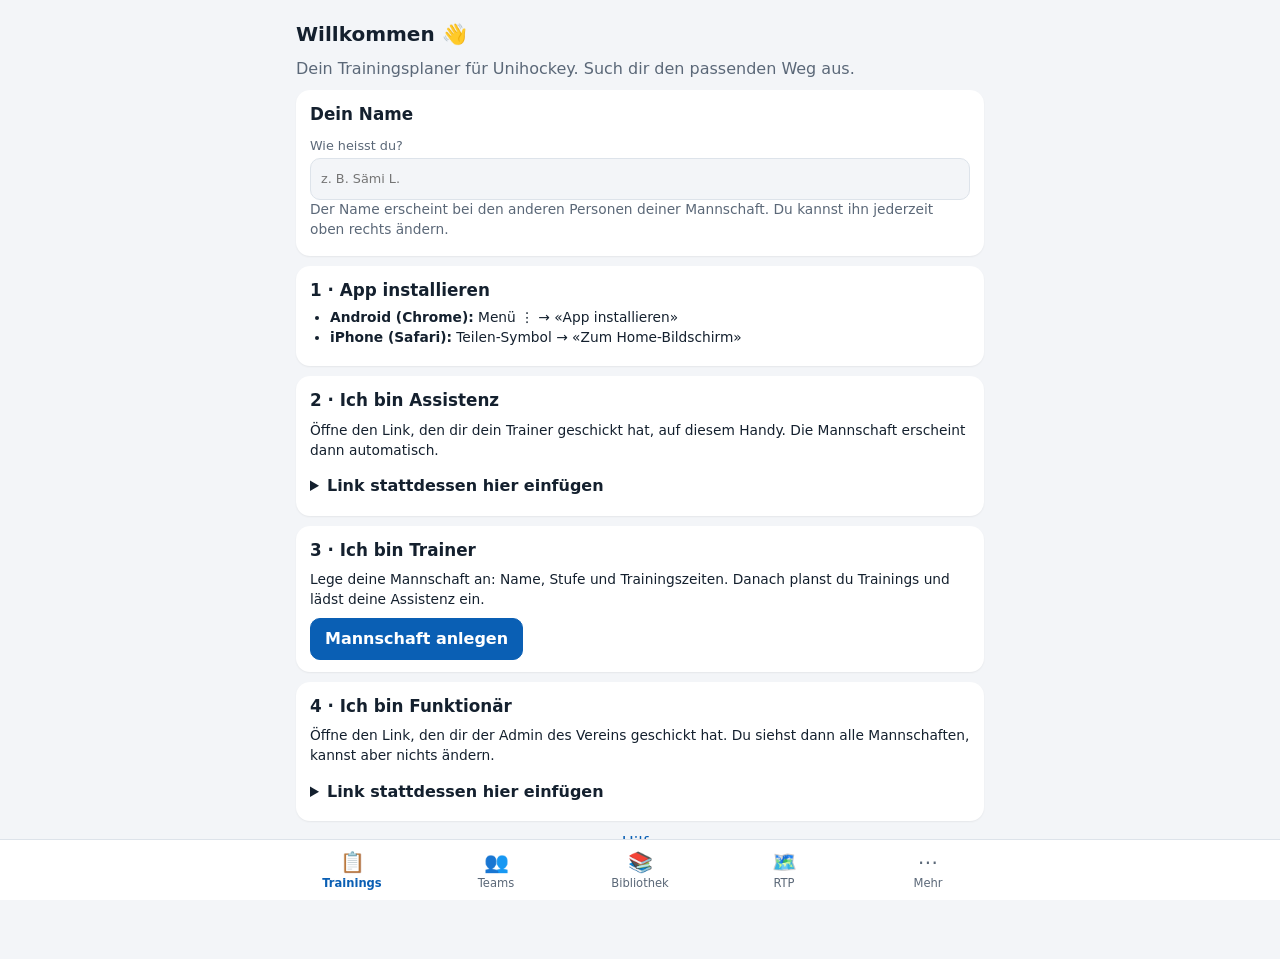
<file: index.html>
<!doctype html>
<html lang="de">
<head>
<meta charset="utf-8">
<meta name="viewport" content="width=device-width,initial-scale=1,viewport-fit=cover">
<!-- Browser-Schutz: nur eigene Skripte, Netzverbindungen nur zum eigenen Ursprung und zum Supabase-Projekt (localhost:5180 = Test-Server tools/sync-mock.js). Bei neuem Supabase-Projekt die Adresse hier anpassen. -->
<meta http-equiv="Content-Security-Policy" content="default-src 'self'; script-src 'self'; style-src 'self' 'unsafe-inline'; img-src 'self' data: blob:; font-src 'self'; connect-src 'self' https://pkalqhbueopztvznxukj.supabase.co http://localhost:5180 http://127.0.0.1:5180; worker-src 'self'; manifest-src 'self'; frame-src 'none'; object-src 'none'; base-uri 'none'; form-action 'none'">
<meta name="referrer" content="no-referrer">
<title>Unihockey Trainingsplaner</title>
<meta name="description" content="Trainings nach den Rahmentrainingsplänen planen – mit Goalie-Spur, Hallenmodus und Saisonplanung. Ohne Login, offline nutzbar.">
<meta name="theme-color" content="#0a5fb4">
<meta name="mobile-web-app-capable" content="yes">
<meta name="apple-mobile-web-app-capable" content="yes">
<meta name="apple-mobile-web-app-title" content="Trainingsplaner">
<link rel="preconnect" href="https://utp.swissunihockey.ch">
<link rel="dns-prefetch" href="https://utp.swissunihockey.ch">
<link rel="manifest" href="manifest.webmanifest">
<link rel="icon" href="icon-192.png">
<link rel="apple-touch-icon" href="icon-192.png">
<link rel="stylesheet" href="style.css">
</head>
<body>
<main id="app"></main>
<nav id="nav"></nav>
<div id="modal"></div>
<div id="toast"></div>
<script src="data-rtp.js"></script>
<script src="data-goalie.js"></script>
<script src="data-swissway.js"></script>
<script src="data-utp.js"></script>
<script src="qrcode.js"></script>
<script src="sync-config.js"></script>
<script src="help.js"></script>
<script src="app.js"></script>
</body>
</html>
</file>
<file: style.css>
:root {
  --bg: #f3f5f8; --card: #fff; --text: #14202e; --muted: #5b6878; --line: #dde3ea; --pri: #0a5fb4; --pri-t: #fff;
  --gbg: #fff3e3; --gfg: #a5540a; --danger: #c0392b; --c: #6b7785; --nav: 60px;
}
@media (prefers-color-scheme: dark) {
  :root { --bg: #0e141b; --card: #18212b; --text: #e8eef5; --muted: #9aa8b8; --line: #2a3644; --pri: #4b9df0; --pri-t: #06182b; --gbg: #33250f; --gfg: #f0b673; --danger: #ef6b5c; }
}
* { box-sizing: border-box; -webkit-tap-highlight-color: transparent; }
html { -webkit-text-size-adjust: 100%; }
body { margin: 0; background: var(--bg); color: var(--text); font: 16px/1.45 system-ui, -apple-system, "Segoe UI", Roboto, sans-serif; overscroll-behavior-y: contain; }
#app { max-width: 720px; margin: 0 auto; padding: 0 16px calc(var(--nav) + 28px + env(safe-area-inset-bottom)); }
a { color: var(--pri); text-decoration: none; }
h1 { font-size: 1.25rem; margin: 0; flex: 1; overflow: hidden; text-overflow: ellipsis; white-space: nowrap; }
h2 { font-size: 1.05rem; margin: 20px 0 8px; } h3 { font-size: .95rem; margin: 16px 0 6px; }
.nomargin { margin: 0 0 4px; } p { margin: 8px 0; } ul { margin: 6px 0; padding-left: 20px; }
.muted { color: var(--muted); } .small { font-size: .86rem; } .center { text-align: center; justify-content: center; } .nowrap { white-space: nowrap; } .warn { color: var(--danger); }
.top { position: sticky; top: 0; z-index: 5; padding: calc(8px + env(safe-area-inset-top)) 0 8px; background: var(--bg); }
.trow { display: flex; align-items: center; gap: 10px; min-height: 44px; } .ttl { flex: 1; min-width: 0; } .sub { font-size: .8rem; color: var(--muted); overflow: hidden; text-overflow: ellipsis; white-space: nowrap; }
.back { display: inline-flex; align-items: center; gap: 2px; min-height: 44px; font-size: 1.9rem; line-height: 1; padding: 0 6px 3px 0; flex: none; } .back span { font-size: .88rem; font-weight: 600; padding-bottom: 3px; max-width: 5.5em; overflow: hidden; text-overflow: ellipsis; white-space: nowrap; }
.ctx { display: flex; flex-wrap: wrap; align-items: center; gap: 8px; margin-top: 6px; padding: 8px 10px; border-radius: 12px; background: var(--pri); color: var(--pri-t); font-size: .86rem; line-height: 1.3; } .ctx .btn { background: transparent; color: var(--pri-t); border-color: currentColor; }
.steps { display: flex; gap: 4px; flex: 0 0 100%; } .steps i { flex: 1; height: 4px; border-radius: 2px; background: rgba(255,255,255,.35); } .steps i.on { background: var(--pri-t); }
.card.okbar { display: flex; align-items: center; gap: 8px; border-left: 5px solid #2e9e6b; } .card.choice { width: 100%; text-align: left; border: 0; font: inherit; cursor: pointer; display: flex; flex-direction: column; gap: 4px; padding: 16px; min-height: 64px; }
.card { display: block; background: var(--card); color: var(--text); border-radius: 14px; padding: 12px 14px; margin: 10px 0; box-shadow: 0 1px 2px rgba(0, 0, 0, .06); }
.item, .lcard, .week[style] { border-left: 5px solid var(--c); }
.row { display: flex; align-items: center; gap: 8px; } .row.wrap { flex-wrap: wrap; } .grow { flex: 1; } .col { display: flex; flex-direction: column; gap: 8px; }
.row > b:first-child { flex: 1; min-width: 0; }
.grid2 { display: grid; grid-template-columns: 1fr 1fr; gap: 10px; }
.btn { display: inline-flex; align-items: center; justify-content: center; gap: 6px; min-height: 42px; padding: 8px 14px; border-radius: 10px; border: 1px solid var(--line); background: var(--card); color: var(--text); font: inherit; font-weight: 600; cursor: pointer; }
.btn.pri { background: var(--pri); color: var(--pri-t); border-color: var(--pri); }
.btn.sm { min-height: 34px; padding: 4px 10px; font-size: .86rem; } .btn.big { min-height: 54px; font-size: 1.1rem; flex: 1; }
.btn.block { width: 100%; margin: 10px 0; } .btn.danger { color: var(--danger); } .btn.gbtn { color: var(--gfg); background: var(--gbg); border-color: transparent; }
.btn:disabled { opacity: .4; }
label { display: block; font-size: .8rem; color: var(--muted); margin: 10px 0 0; }
input, select, textarea { width: 100%; font: inherit; color: var(--text); background: var(--bg); border: 1px solid var(--line); border-radius: 10px; padding: 9px 10px; margin-top: 3px; min-height: 42px; }
textarea { resize: vertical; line-height: 1.4; }
input.title { font-size: 1.15rem; font-weight: 700; background: transparent; border-color: transparent; padding-left: 0; }
input[type=search] { margin: 4px 0 8px; background: var(--card); }
details > summary { cursor: pointer; padding: 8px 0; font-weight: 600; } details.card > summary { padding: 2px 0; }
.dot { display: inline-block; width: 10px; height: 10px; border-radius: 50%; margin-right: 6px; background: var(--c); }
.chips { display: flex; flex-wrap: wrap; gap: 6px; margin: 8px 0; }
.chip { display: inline-flex; align-items: center; min-height: 32px; padding: 3px 11px; border-radius: 16px; border: 1px solid var(--line); background: var(--card); color: var(--text); font: inherit; font-size: .84rem; cursor: pointer; }
span.chip { min-height: 24px; cursor: default; } .chip[style] { border-color: var(--c); color: var(--c); }
.chip:disabled { opacity: .45; } .chip.sel { background: var(--pri); border-color: var(--pri); color: var(--pri-t); }
.bar { display: flex; height: 6px; border-radius: 3px; overflow: hidden; gap: 2px; margin-top: 8px; } .bar i { display: block; }
.item .name { flex: 1; min-width: 0; font-weight: 600; background: transparent; border-color: transparent; padding-left: 2px; }
.item .min { width: 54px; padding: 9px 6px; text-align: right; flex: none; }
.tog { border: 0; background: none; color: var(--muted); font-size: 1.1rem; min-width: 26px; padding: 0; min-height: 42px; cursor: pointer; }
.gline { color: var(--muted); padding: 2px 0 2px 34px; overflow: hidden; text-overflow: ellipsis; white-space: nowrap; cursor: pointer; }
.gbox { background: var(--gbg); border-radius: 10px; padding: 10px 12px; margin: 10px 0; } .gbox > b { color: var(--gfg); } .gbox p { margin: 4px 0; }
.gbox input, .gbox select, .gbox textarea { background: var(--card); }
.acts { margin-top: 12px; } .sum { margin: 14px 2px 4px; } .foot { margin-top: 22px; }
.empty { text-align: center; padding: 24px 16px; }
.slot { padding: 6px 0; border-top: 1px solid var(--line); } .slot:first-of-type { border-top: 0; }
.week.hol { opacity: .55; } .week.now { outline: 2px solid var(--pri); }
#nav { position: fixed; left: 0; right: 0; bottom: 0; z-index: 10; display: flex; justify-content: center; background: var(--card); border-top: 1px solid var(--line); padding-bottom: env(safe-area-inset-bottom); }
#nav a { flex: 1; max-width: 144px; height: var(--nav); display: flex; flex-direction: column; align-items: center; justify-content: center; font-size: .72rem; color: var(--muted); }
#nav a span { font-size: 1.25rem; line-height: 1.3; } #nav a.on { color: var(--pri); font-weight: 700; }
#modal { display: none; } #modal.on { display: block; position: fixed; inset: 0; z-index: 20; }
.backdrop { position: absolute; inset: 0; background: rgba(0, 0, 0, .5); }
.sheet { position: absolute; left: 0; right: 0; bottom: 0; max-width: 720px; margin: 0 auto; max-height: 90vh; overflow: auto; background: var(--card); border-radius: 18px 18px 0 0; padding: 6px 18px calc(20px + env(safe-area-inset-bottom)); }
.qr { max-width: 280px; margin: 12px auto; background: #fff; padding: 6px; border-radius: 10px; } .qr svg { display: block; width: 100%; height: auto; }
#toast { position: fixed; left: 50%; bottom: calc(var(--nav) + 20px + env(safe-area-inset-bottom)); transform: translateX(-50%) translateY(20px); background: #14202e; color: #fff; padding: 9px 16px; border-radius: 20px; font-size: .9rem; opacity: 0; pointer-events: none; transition: .2s; z-index: 30; white-space: nowrap; }
#toast.on { opacity: 1; transform: translateX(-50%); }
/* Brotkrumen (Kopfzeile): alle Ebenen ausser der letzten sind Links; bei Platzmangel scrollt nur die Leiste */
.crumbs { display: flex; align-items: center; gap: 5px; overflow-x: auto; white-space: nowrap; font-size: .8rem; line-height: 1.2; margin: 0 -2px; scrollbar-width: none; overscroll-behavior-x: contain; }
.crumbs::-webkit-scrollbar { display: none; }
.crumbs > * { flex: none; max-width: 13em; overflow: hidden; text-overflow: ellipsis; padding: 7px 2px; }
.crumbs i { font-style: normal; color: var(--muted); padding-left: 0; padding-right: 0; }
.crumbs a { color: var(--pri); } .crumbs .cur { color: var(--muted); }
.crumbs.run { padding-top: env(safe-area-inset-top); font-size: .72rem; margin: 0; } .crumbs.run > * { padding-top: 4px; padding-bottom: 0; color: var(--muted); }
.run .crumbs + .runtop { padding-top: 2px; }
/* Hallenmodus */
body.running #nav { display: none; } body.running #app { padding-bottom: 110px; }
.runtop { padding: calc(10px + env(safe-area-inset-top)) 0 8px; }
.dots { display: flex; gap: 3px; margin: 4px 0 14px; } .dots i { height: 8px; border-radius: 4px; background: var(--line); cursor: pointer; } .dots i.done { background: var(--muted); } .dots i.cur { background: var(--c); }
.runname { white-space: normal; font-size: 1.7rem; line-height: 1.2; text-align: center; border-bottom: 4px solid var(--c); padding-bottom: 8px; }
.clock { font-size: 4.6rem; font-weight: 800; text-align: center; font-variant-numeric: tabular-nums; line-height: 1.15; } .clock.over { color: var(--danger); }
.run .card p, .run .gbox p { font-size: 1.05rem; }
.runnav { position: fixed; left: 0; right: 0; bottom: 0; max-width: 720px; margin: 0 auto; padding: 10px 16px calc(12px + env(safe-area-inset-bottom)); background: var(--bg); }
@media print {
  #nav, .top .btn, .back, .crumbs, .tnav, #toast, .utp, .ctx { display: none !important; } body { background: #fff; color: #000; } .top { position: static; }
  .card { box-shadow: none; border: 1px solid #ccc; break-inside: avoid; } #app { max-width: none; padding: 0; }
}
/* Blöcke, Auswahl, Rückgängig */
.top .btn { min-height: 38px; padding: 6px 12px; }
.ghead { margin-top: 18px; } .ghead h2 { flex: 1; margin: 0; min-width: 0; }
.tcard.past { opacity: .6; } .tcard.picked { outline: 2px solid var(--pri); } .tcard[data-a] { cursor: pointer; }
.selbar { position: sticky; top: calc(var(--hh, 92px) + 4px); z-index: 4; } .selbar b { flex: 1; }
#toast.act { pointer-events: auto; } #toast button { margin-left: 10px; background: none; border: 0; color: #7cc0ff; font: inherit; font-weight: 700; cursor: pointer; padding: 4px; }

/* RTP-Zusammenfassung */
.rtpsum { border-left: 4px solid var(--pri); } .rtpsum > summary, .rs-h { font-weight: 600; font-size: .95rem; display: block; }
.rtpsum .rs-v { margin: 0 0 8px; } .rtpsum .small.muted { margin-top: 8px; } .rtpsum .rs-sec { margin: 4px 0 0; }
.run .rtpsum p { font-size: .95rem; }

/* Umschalter und Mannschaftsfilter in der Kopfzeile */
.top .seg { margin: 2px 0 6px; padding: 2px; } .top .seg a { min-height: 36px; padding: 5px 6px; }
.top .chips.one { position: relative; flex-wrap: nowrap; overflow-x: auto; margin: 0 -2px; padding: 0 2px 2px; scrollbar-width: none; overscroll-behavior-x: contain; } .top .chips.one::-webkit-scrollbar { display: none; } .top .chips.one .chip { flex: none; white-space: nowrap; }
.week { scroll-margin-top: calc(var(--hh, 120px) + 10px); }
/* Blättern zwischen Trainings (Kopfzeile von Editor und Übersicht) */
.tnav { display: flex; gap: 8px; margin-top: 6px; } .tnav .nv { flex: 1; min-width: 0; display: flex; flex-direction: column; justify-content: center; min-height: 44px; padding: 3px 10px; border-radius: 10px; border: 1px solid var(--line); background: var(--card); color: var(--text); line-height: 1.25; }
.tnav .nv.n { text-align: right; } .tnav .nv b { font-size: .88rem; color: var(--pri); } .tnav .nv small { font-size: .72rem; color: var(--muted); overflow: hidden; text-overflow: ellipsis; white-space: nowrap; } .tnav .nv.dis { opacity: .45; } .tnav .nv.dis b { color: var(--muted); }
/* Eigene Übung: Pflichtfelder, Auswahl-Chips, gesperrter Name */
.fgrp { margin: 14px 0 4px; } .fgrp .chips { margin: 4px 0 6px; } .flab { font-size: .8rem; color: var(--muted); }
.fgrp.bad { border-left: 3px solid var(--danger); padding-left: 9px; } .fgrp.bad .flab, label.bad { color: var(--danger); } label.bad input, label.bad textarea { border-color: var(--danger); }
.reqmsg { display: block; color: var(--danger); font-size: .8rem; margin-top: 3px; } .req { color: var(--danger); font-style: normal; }
.chips.wrapt .chip { white-space: normal; text-align: left; line-height: 1.25; padding: 6px 12px; border-radius: 14px; min-height: 36px; }
.item .name.ro { display: flex; align-items: center; min-height: 42px; padding: 8px 2px; line-height: 1.3; overflow-wrap: anywhere; cursor: pointer; }
.bad { scroll-margin-top: calc(var(--hh, 100px) + 12px); }
/* Mannschaften, Umschalter */
.seg { display: flex; gap: 4px; padding: 3px; margin: 2px 0 8px; border-radius: 12px; background: var(--line); } .seg a { flex: 1; text-align: center; padding: 8px 6px; min-height: 40px; border-radius: 10px; color: var(--muted); font-weight: 600; font-size: .9rem; display: flex; align-items: center; justify-content: center; } .seg a.on { background: var(--card); color: var(--text); box-shadow: 0 1px 2px rgba(0,0,0,.12); }
.chip.swatch { width: 40px; min-height: 40px; padding: 0; border-radius: 50%; border: 3px solid transparent; } .chip.swatch.sel { border-color: var(--text); background: var(--c); }
.tcard .dot, .chip .dot { margin-right: 5px; }

/* Saison: Trainings der Woche */
.wkt { display: flex; align-items: center; gap: 10px; min-height: 48px; padding: 6px 0; margin-top: 4px; border-top: 1px solid var(--line); color: var(--text); } .wkt.past { opacity: .6; }
.wkt .wd { flex: none; width: 5.4em; font-weight: 600; font-size: .9rem; } .wkt .wt { flex: 1; min-width: 0; display: flex; flex-direction: column; } .wkt .wt b { font-weight: 600; } .wkt .wt .small { overflow: hidden; text-overflow: ellipsis; white-space: nowrap; }
.week .chips { margin: 8px 0 0; }
/* Kalender */
.calnav { margin: 4px 0 8px; } .calnav .btn { min-width: 48px; font-size: 1.3rem; } .calnav .btn.sm { font-size: .86rem; min-width: 0; } .calnav b { font-size: 1.05rem; }
.cal-h, .cal-g { display: grid; grid-template-columns: repeat(7, 1fr); gap: 3px; } .cal-h span { text-align: center; font-size: .75rem; color: var(--muted); padding: 2px 0 4px; }
.cal-d { min-height: 52px; padding: 4px 2px; border: 1px solid var(--line); border-radius: 10px; background: var(--card); color: var(--text); font: inherit; display: flex; flex-direction: column; align-items: center; justify-content: flex-start; gap: 4px; cursor: pointer; }
.cal-d .n { font-size: .9rem; font-weight: 600; line-height: 1.2; } .cal-d.oth { opacity: .45; } .cal-d.today .n { background: var(--pri); color: var(--pri-t); border-radius: 50%; min-width: 24px; text-align: center; } .cal-d.sel { outline: 2px solid var(--pri); outline-offset: -1px; }
.cal-d .dots { display: flex; gap: 3px; align-items: center; min-height: 8px; } .cal-d .dots i { width: 8px; height: 8px; border-radius: 50%; display: block; } .cal-d .dots b { font-size: .65rem; color: var(--muted); }

/* Trainingszeiten einer Mannschaft */
.sess { border: 1px solid var(--line); border-radius: 12px; padding: 2px 10px 10px; margin: 8px 0; } .sess .row { align-items: flex-end; } .sess .row .btn { margin-bottom: 0; flex: none; }
.sgrid { display: grid; grid-template-columns: 1.45fr 1fr .8fr; gap: 8px; } .sgrid select, .sgrid input { padding-left: 8px; padding-right: 6px; }
.card.choice.sel { outline: 2px solid var(--pri); } .card.choice:disabled { opacity: .5; } .card.choice { margin: 8px 0; }

/* Athletik-Angaben (RTP) als kleine Tabelle */
.athbox { background: var(--bg); border-radius: 10px; padding: 8px 12px; margin: 8px 0; }
.ath { border-collapse: collapse; width: 100%; font-size: .9rem; } .ath th { text-align: left; font-weight: 600; color: var(--muted); padding: 5px 10px 5px 0; vertical-align: top; white-space: nowrap; width: 1%; } .ath td { padding: 5px 0; }
.ath tr + tr th, .ath tr + tr td { border-top: 1px solid var(--line); } .athbox p { margin: 6px 0 2px; } .run .ath { font-size: 1.05rem; }
/* Material */
.matcard { border-left: 4px solid var(--gfg); } .matnone { margin: 6px 2px; }

/* Erklärung (UTP-Text) */
.expl { border-top: 1px solid var(--line); margin-top: 8px; } .expl > summary { font-weight: 600; } .exb p { margin: 4px 0; } .exb ul { margin: 4px 0; padding-left: 20px; } .exb li.sub { margin-left: 16px; list-style: circle; }
.exh { font-weight: 700; margin-top: 12px; } .exh2 { font-weight: 600; font-size: .9rem; color: var(--muted); margin-top: 8px; }
.run .exb p, .run .exb li { font-size: 1.05rem; }
@media print { .expl { display: none; } }
.expl.open { border-top: 0; margin: 0 0 8px; padding: 10px 12px; background: var(--bg); border-radius: 10px; }
.cxbox { background: var(--bg); border-radius: 10px; padding: 10px 12px; margin: 8px 0; } .cxbox textarea { background: var(--card); }

/* Spielerliste, Anwesenheit, J+S */
.attlink { display: flex; align-items: center; gap: 10px; min-height: 48px; } .attlink b { flex: 1; }
.att { display: flex; align-items: center; gap: 14px; width: 100%; min-height: 62px; padding: 8px 14px; margin: 8px 0; border-radius: 14px; border: 2px solid var(--line); background: var(--card); color: var(--text); font: inherit; text-align: left; cursor: pointer; }
.att .box { flex: none; width: 34px; height: 34px; border-radius: 9px; border: 2px solid var(--muted); display: flex; align-items: center; justify-content: center; font-weight: 800; font-size: 1.25rem; }
.att.on { border-color: var(--pri); } .att.on .box { background: var(--pri); border-color: var(--pri); color: var(--pri-t); } .att.on .box::after { content: '✓'; }
.att b { font-size: 1.05rem; }
.prow { display: flex; align-items: center; gap: 8px; width: 100%; min-height: 46px; padding: 6px 2px; border: 0; border-top: 1px solid var(--line); background: none; color: var(--text); font: inherit; text-align: left; cursor: pointer; }
.prow .pn { flex: 1; min-width: 0; font-weight: 600; overflow: hidden; text-overflow: ellipsis; white-space: nowrap; }
.tscroll { overflow-x: auto; margin: 10px 0 6px; border: 1px solid var(--line); border-radius: 10px; max-width: 100%; }
.aw { border-collapse: collapse; font-size: .84rem; width: max-content; min-width: 100%; }
.aw th, .aw td { padding: 7px 9px; border-bottom: 1px solid var(--line); text-align: center; white-space: nowrap; }
.aw thead th { font-weight: 600; color: var(--muted); } .aw tbody th { position: sticky; left: 0; z-index: 1; background: var(--card); text-align: left; font-weight: 600; }
.aw thead th:first-child { position: sticky; left: 0; background: var(--card); text-align: left; z-index: 1; } .aw td.y { color: var(--pri); font-weight: 800; } .aw td.n, .aw td.x { color: var(--muted); } .aw td.tot { font-variant-numeric: tabular-nums; }
.chk { display: flex; align-items: center; gap: 10px; font-size: .92rem; color: var(--text); margin: 12px 0 4px; } .chk input { width: 24px; height: 24px; min-height: 0; margin: 0; flex: none; }
.warnbox { border-left: 4px solid var(--danger); background: var(--bg); padding: 10px 12px; border-radius: 10px; margin: 10px 0; font-size: .92rem; }
.spcard { border-left: 5px solid var(--pri); } .spcard .row { margin: 6px 0; } .spcard .btn { flex: none; }
.rotop { border-left: 5px solid var(--danger); font-weight: 600; }

/* Training abschliessen: Anwesenheit, Reflexion */
.pk { min-height: 44px; padding: 6px 4px; border-radius: 10px; border: 1px solid var(--line); background: var(--card); color: var(--text); font: inherit; font-size: 1rem; cursor: pointer; flex: 1; min-width: 0; }
.pk.sel { background: var(--pri); border-color: var(--pri); color: var(--pri-t); font-weight: 700; } .pk:disabled { opacity: .5; }
.pk.mid:not(.sel) { border-style: dashed; }
.pick3 { display: flex; gap: 6px; margin: 8px 0 2px; } .pick3 .pk { min-height: 46px; }
.scale { display: grid; grid-template-columns: repeat(5, 1fr); gap: 6px; margin-top: 6px; } .scale-l { display: flex; justify-content: space-between; gap: 6px; margin: 3px 2px 0; } .scale-l span { flex: 1; text-align: center; } .scale-l span:first-child { text-align: left; } .scale-l span:last-child { text-align: right; }
.rfs { margin-top: 14px; } .rfz { margin: 6px 0 2px; }
.rfx { border-top: 1px solid var(--line); padding: 8px 0 4px; } .rfx:first-of-type { border-top: 0; } .rfx .row { align-items: center; }
.rfx .nm, .rfp .nm { flex: 1; min-width: 0; font-weight: 600; overflow-wrap: anywhere; } .rfx .pick3 { width: 156px; flex: none; margin: 0; } .rfp .pick3 { width: 206px; flex: none; margin: 0; }
.rfwhy[hidden] { display: none; } .rfx .rfwhy { margin: 4px 0 6px; }
.rfp { border-top: 1px solid var(--line); padding: 6px 0; } .rfp .pk { font-size: .86rem; }
/* Wettkämpfe */
.cal-d .dots i.m { border-radius: 2px; transform: rotate(45deg); width: 7px; height: 7px; }
.rfg { border-top: 1px solid var(--line); padding: 8px 0 4px; } .rfg:first-of-type { border-top: 0; } .rfg .row { align-items: center; } .rfopp { flex: 1; min-width: 0; font-weight: 600; }
.rfsc { display: flex; align-items: flex-end; gap: 8px; } .rfsc label { flex: 1; margin: 6px 0 0; } .rfsc input { text-align: center; font-size: 1.1rem; font-weight: 700; } .rfsc > b { padding-bottom: 12px; font-size: 1.2rem; } .rfres { flex: 1; text-align: right; padding-bottom: 12px; font-weight: 600; color: var(--muted); font-size: .9rem; }
.rfst { display: flex; gap: 10px; margin: 2px 0 4px; } .rfst label { flex: 1; margin: 4px 0 0; } .rfst input { text-align: center; }
.rfbar { position: sticky; bottom: calc(var(--nav) + 8px + env(safe-area-inset-bottom)); z-index: 4; display: flex; align-items: center; gap: 10px; margin: 14px 0 0; padding: 10px 12px; border-radius: 14px; background: var(--card); box-shadow: 0 2px 10px rgba(0, 0, 0, .18); }
.rfprog { flex: 1; min-width: 0; font-size: .86rem; line-height: 1.3; } .rfprog b { display: block; } .rfbarw { display: block; height: 5px; border-radius: 3px; background: var(--line); margin-top: 4px; overflow: hidden; } .rfbarw i { display: block; height: 100%; background: var(--pri); }
.rfbar .btn { flex: none; }
.rfprev { border-left: 5px solid var(--gfg); } .rfcard { border-left: 5px solid var(--pri); } .rfcard p { margin: 4px 0; }
.rftag { display: inline-block; margin-top: 6px; padding: 4px 10px; min-height: 30px; border-radius: 15px; border: 1px dashed var(--muted); color: var(--muted); font-size: .8rem; cursor: pointer; } .rftag.ok { border-style: solid; border-color: #2e9e6b; color: #2e9e6b; }
.rfhint { margin: 6px 0 0; color: var(--gfg); } .rbrow { display: block; padding: 8px 0; border-top: 1px solid var(--line); color: var(--text); }
@media print { .noprint, .rfbar, .rftag { display: none !important; } }
.runnav .runend { flex: 1.7; }

/* Wechsel-Animation beim Blättern zwischen Trainings: Inhalt gleitet aus der Blätterrichtung herein, Titel blendet ein */
#app.sl-n > :not(header), #app.sl-p > :not(header) { animation: slIn .3s ease-out; }
#app.sl-n { --slx: 56px; } #app.sl-p { --slx: -56px; }
#app.sl-n header h1, #app.sl-n header .sub, #app.sl-p header h1, #app.sl-p header .sub, #app.sl-n .crumbs .cur, #app.sl-p .crumbs .cur { animation: slFade .35s ease-out; }
@keyframes slIn { from { transform: translateX(var(--slx)); opacity: .15; } to { transform: none; opacity: 1; } }
@keyframes slFade { from { opacity: 0; } to { opacity: 1; } }
@media (prefers-reduced-motion: reduce) { #app.sl-n > *, #app.sl-p > *, #app.sl-n header *, #app.sl-p header * { animation: none !important; } }
#app.sl-n, #app.sl-p { overflow-x: clip; }

/* Abgeschlossenes Training (Reflexion gespeichert): pastellgrüner Hintergrund in Listen, Mannschaftsseite und Kalender */
:root { --donebg: #e4f5e8; --doneline: #9fd3ad; }
@media (prefers-color-scheme: dark) { :root { --donebg: #1d3326; --doneline: #2f5a3d; } }
.tcard.done { background: var(--donebg); box-shadow: inset 0 0 0 1px var(--doneline); opacity: 1; }
.help ol { margin: 6px 0 2px; padding-left: 22px; } .help li { margin: 7px 0; } .help > summary { padding: 6px 0; }
.welcome { padding: calc(20px + env(safe-area-inset-top)) 0 8px; } .welcome h1 { margin: 0 0 4px; } .ok { color: #2e9e6b; font-weight: 600; } .welcome details > summary { padding: 6px 0; } .welcome .helps { margin: 6px 0; padding-left: 22px; }

/* Rollenanzeige (Name · Rolle) oben rechts, Personenlisten, Vereinswarnung */
.hrow { display: flex; align-items: center; gap: 6px; } .hrow .crumbs { flex: 1; min-width: 0; }
.rolebtn { flex: none; max-width: 50%; display: inline-flex; align-items: center; gap: 4px; min-height: 38px; padding: 3px 11px; border-radius: 19px; border: 1px solid var(--line); background: var(--card); color: var(--text); font: inherit; font-size: .76rem; line-height: 1.2; cursor: pointer; overflow: hidden; white-space: nowrap; }
.rolebtn .rn { overflow: hidden; text-overflow: ellipsis; min-width: 0; } .rolebtn .rr { flex: none; font-weight: 700; color: var(--pri); } .rolebtn .rr.sep::before { content: '· '; color: var(--muted); font-weight: 400; }
.btn.rolepick { flex-direction: column; align-items: flex-start; text-align: left; gap: 2px; font-weight: 400; } .btn.rolepick b { font-weight: 700; } .btn.rolepick.sel { border-color: var(--pri); box-shadow: inset 0 0 0 1px var(--pri); }
.person { padding: 7px 0; border-top: 1px solid var(--line); } .person:first-child { border-top: 0; } .person .row { min-height: 0; } .person .chip { flex: none; }
.clubwarn { margin: 8px 0; } .clubwarn .btn { margin-top: 6px; }
@media print { .rolebtn { display: none !important; } }

/* Übungen per Griff umordnen; Regelfokus bei der letzten Übung */
.grip { flex: none; width: 34px; min-height: 42px; padding: 0; border: 0; background: transparent; color: var(--muted, #888); font-size: 1.3rem; line-height: 1; cursor: grab; touch-action: none; user-select: none; -webkit-user-select: none; }
.card.item.dragging { position: relative; z-index: 20; opacity: .95; box-shadow: 0 8px 22px rgba(0, 0, 0, .3); cursor: grabbing; }
.card.item.dropb { box-shadow: 0 -4px 0 var(--pri); } .card.item.dropa { box-shadow: 0 4px 0 var(--pri); }
body.dragmode { user-select: none; -webkit-user-select: none; cursor: grabbing; }
.regelbox { margin: 8px 0 2px; padding: 8px 10px; border-radius: 10px; background: rgba(46, 158, 107, .14); border-left: 4px solid #2e9e6b; font-size: .92rem; line-height: 1.35; }
#toast.act { white-space: normal; width: max-content; max-width: calc(100vw - 24px); text-align: center; line-height: 1.35; }
/* Ferien */
:root { --ferbg: #f7ebc4; --ferline: #e3cf94; }
@media (prefers-color-scheme: dark) { :root { --ferbg: #3a3119; --ferline: #5c4e24; } }
.cal-d.fer { background: var(--ferbg); border-color: var(--ferline); }
.cal-d.ferp { background: repeating-linear-gradient(135deg, var(--card) 0 5px, var(--ferbg) 5px 10px); border-color: var(--ferline); }
.cal-d.fsel { outline: 2px solid #e0a100; outline-offset: -1px; }
.ferhint { background: var(--ferbg); border-left: 5px solid #e0a100; }
.ferwarn, .ferline { color: var(--gfg); }
</file>
